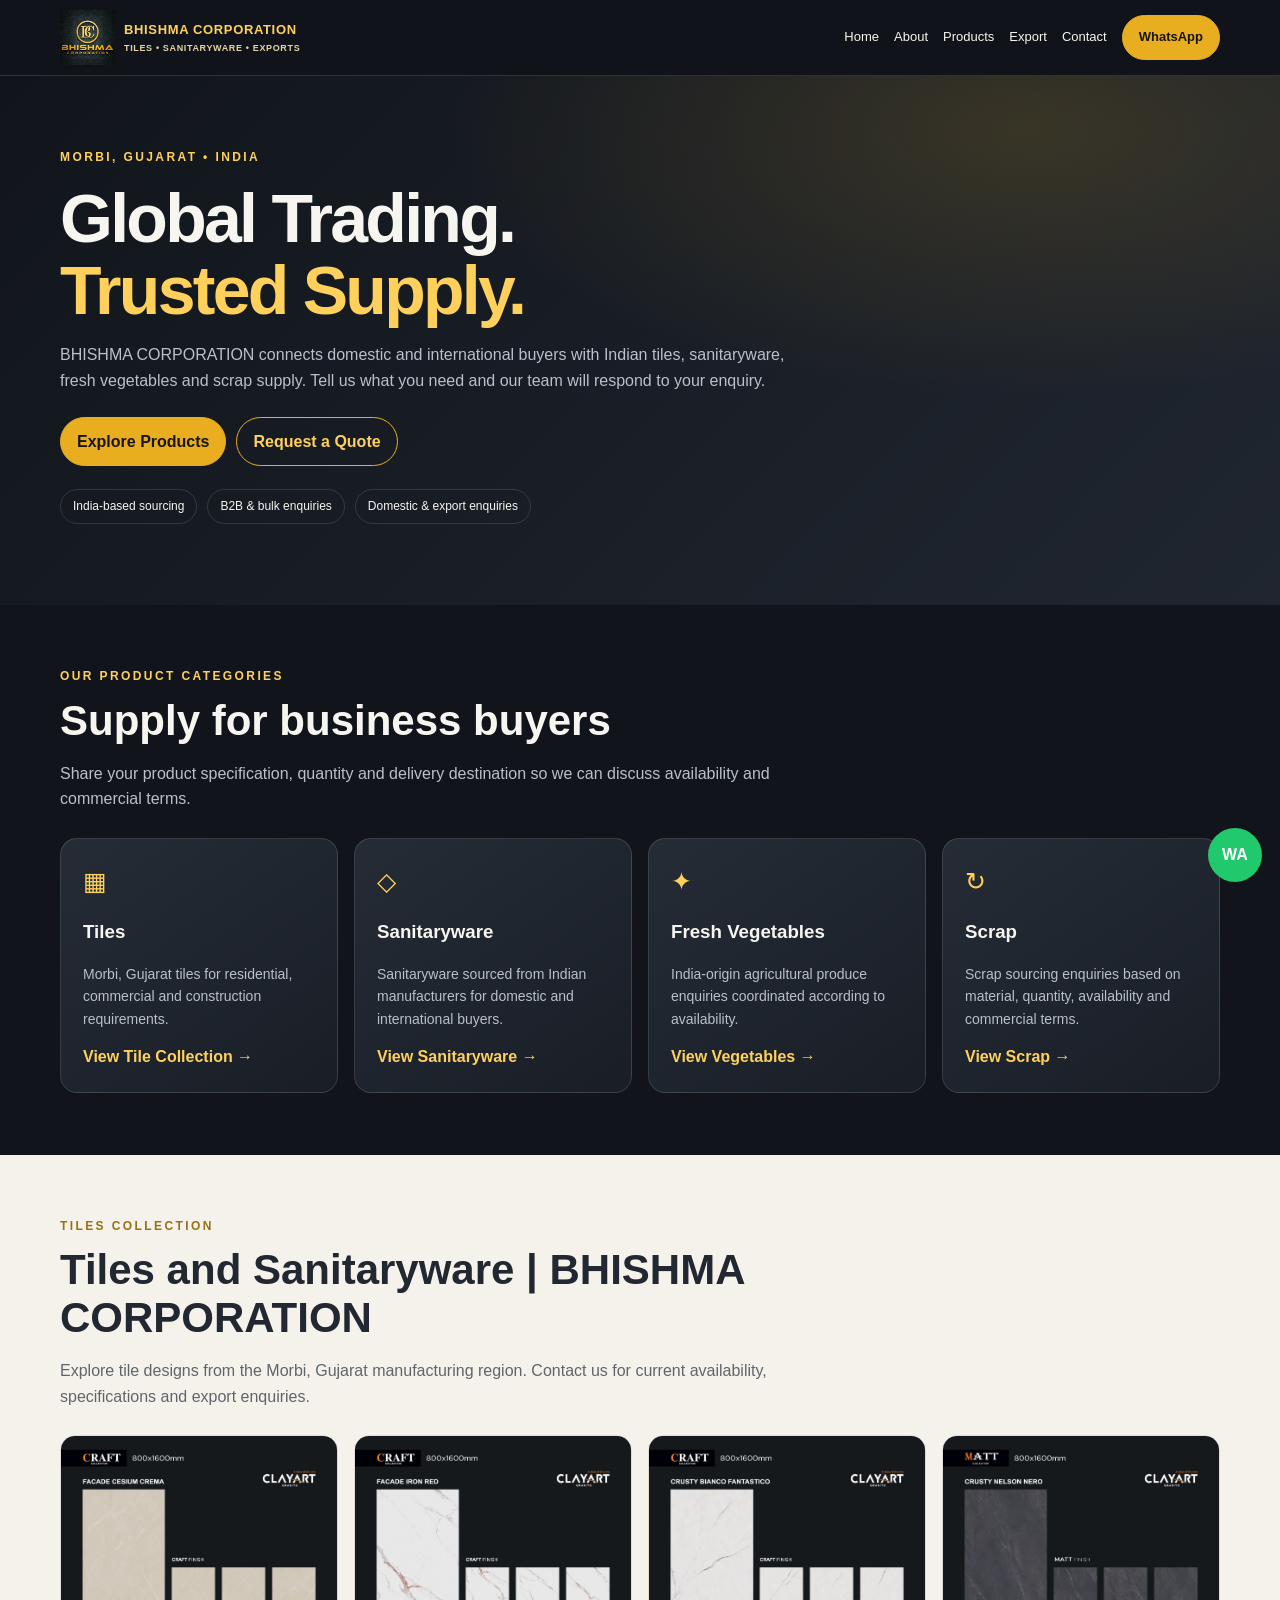
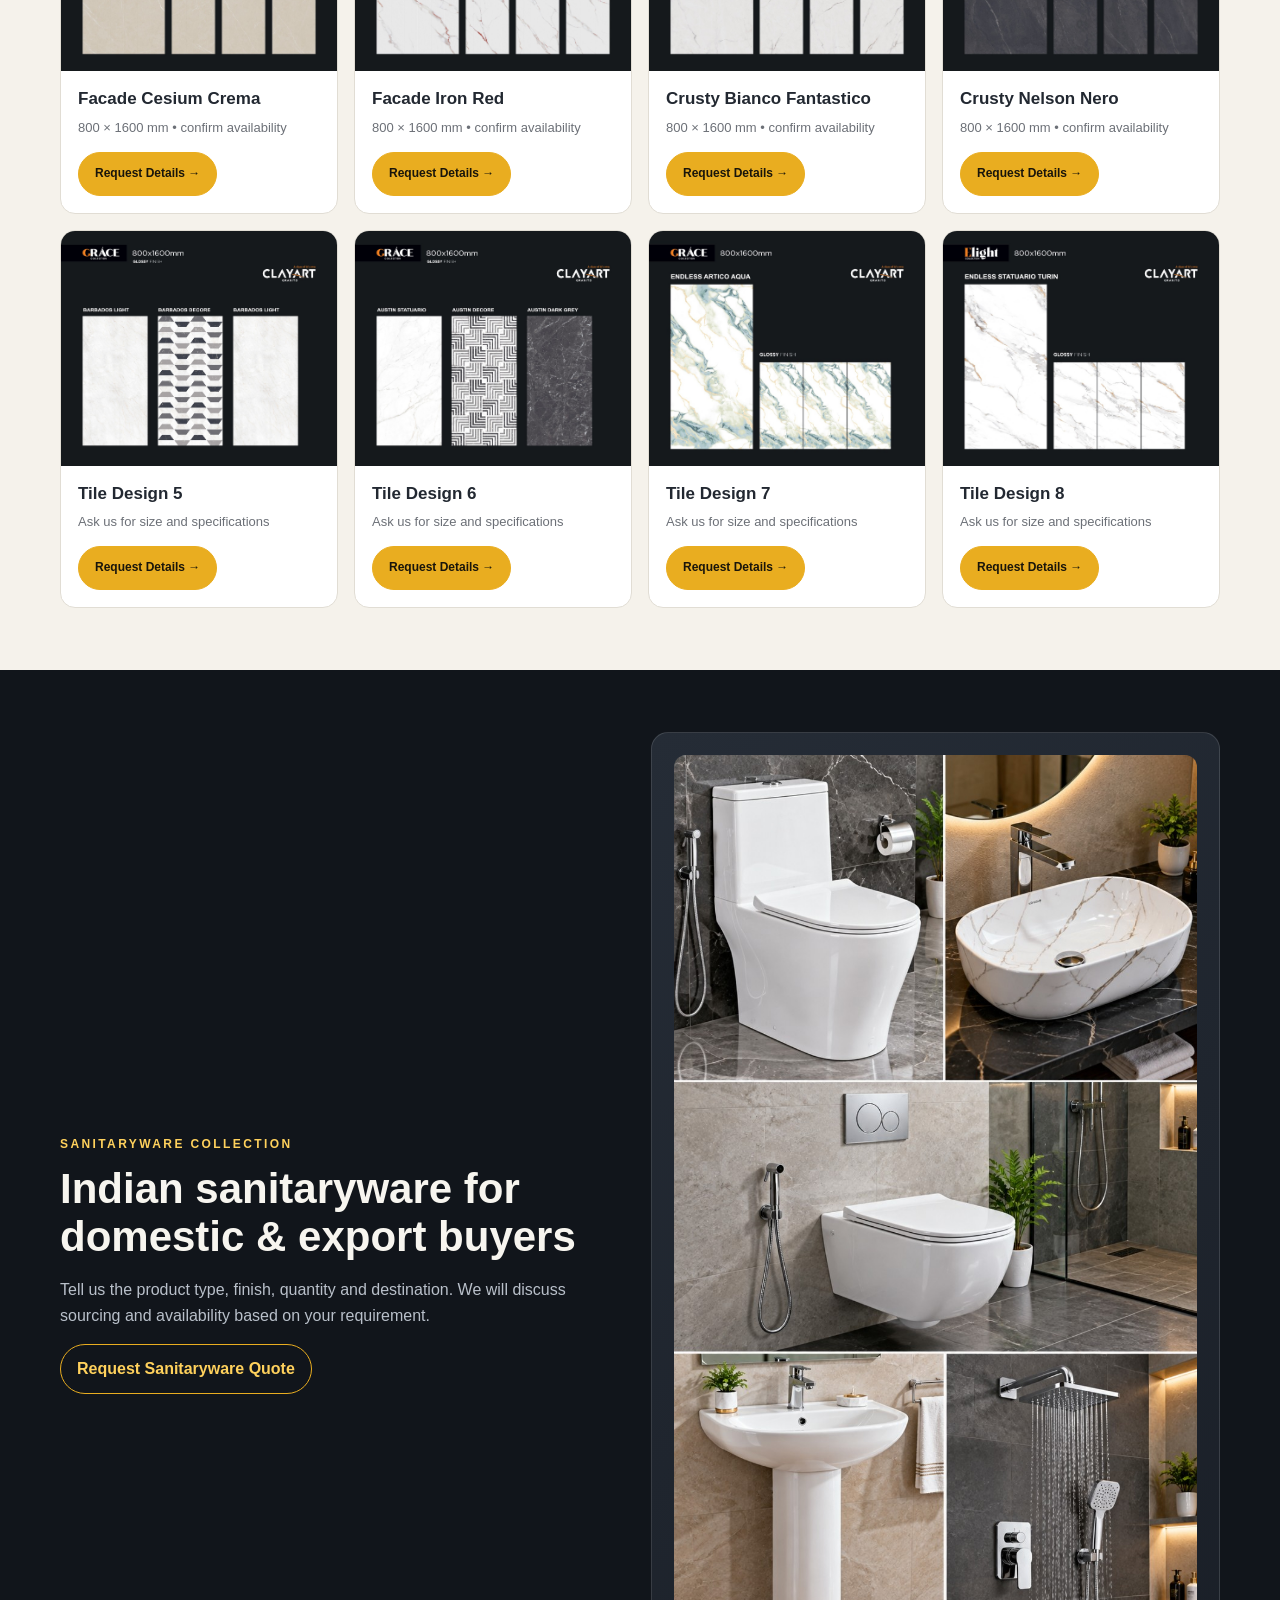
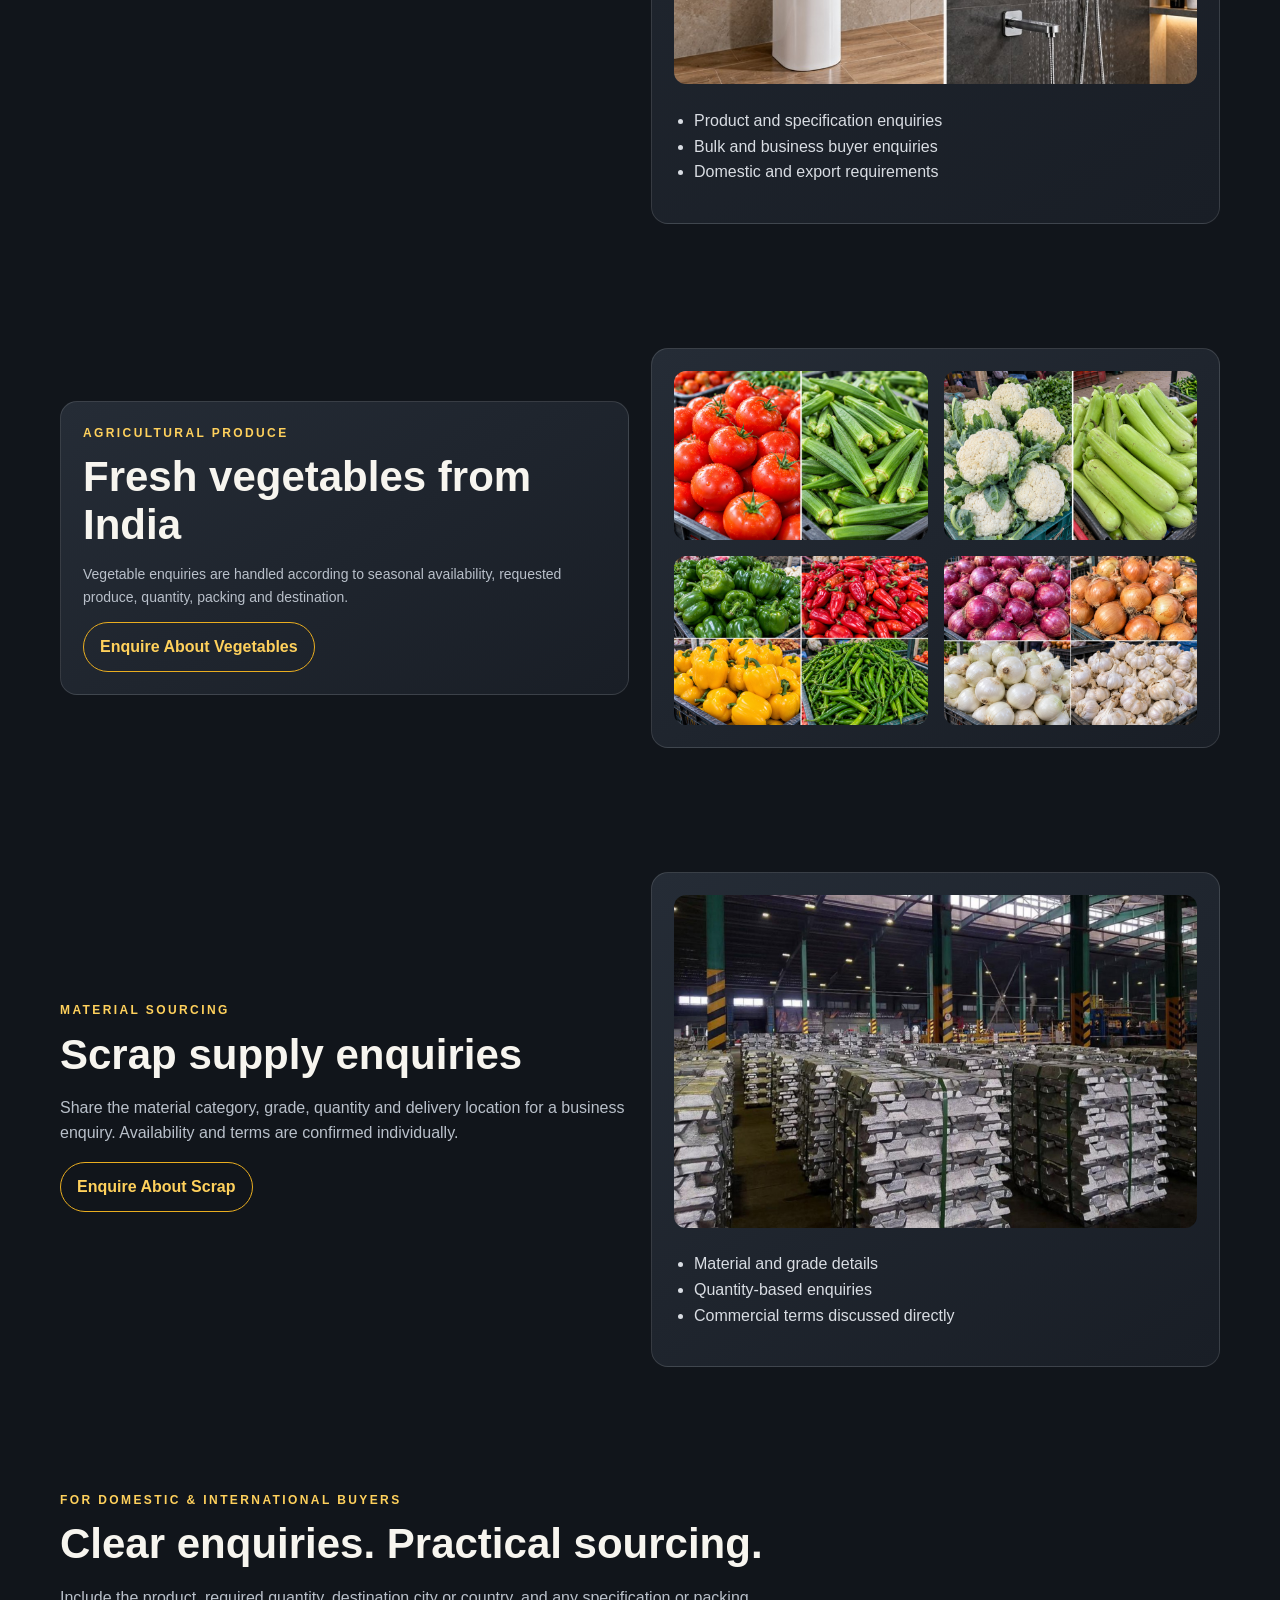
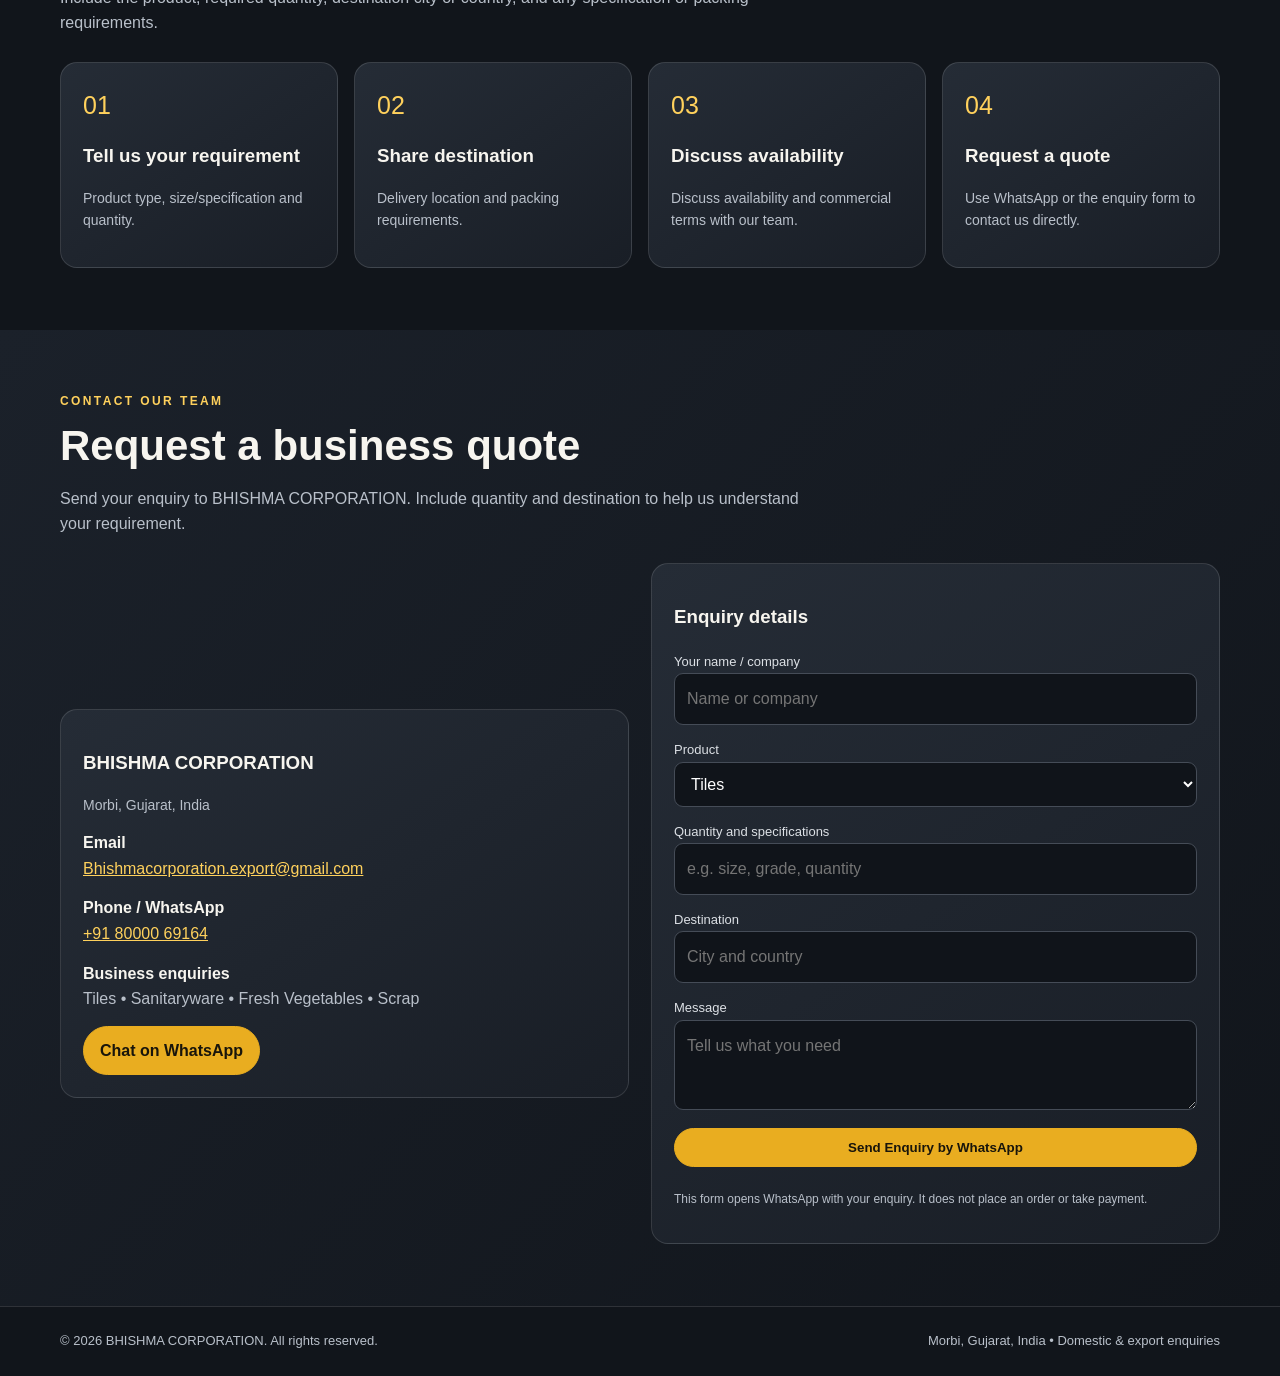
<file: index-new.html.html>
<!doctype html>
<html lang="en-IN"><head><meta charset="utf-8"><meta name="viewport" content="width=device-width,initial-scale=1">
<title>BHISHMA CORPORATION | Tiles, Sanitaryware & Export Supply</title>
<meta name="description" content="BHISHMA CORPORATION, Morbi, Gujarat, India, supplies tiles, sanitaryware, fresh vegetables and scrap to domestic and international buyers.">
<meta name="robots" content="index,follow"><link rel="canonical" href="https://bhishmacorporation.com/">
<meta property="og:title" content="BHISHMA CORPORATION | Indian Trading & Export Supply"><meta property="og:url" content="https://bhishmacorporation.com/">
<style>
:root{--bg:#11151b;--panel:#202630;--gold:#e9ad20;--gold2:#ffd15c;--txt:#f7f5ef;--muted:#b9c0ca;--line:#ffffff20}*{box-sizing:border-box}html{scroll-behavior:smooth;scroll-padding-top:85px}body{margin:0;background:var(--bg);color:var(--txt);font:16px/1.6 Arial,sans-serif}a{color:inherit}.wrap{width:min(1160px,calc(100% - 32px));margin:auto}.header{position:sticky;top:0;z-index:5;background:#11151bf2;border-bottom:1px solid var(--line)}.nav{min-height:75px;display:flex;align-items:center;justify-content:space-between;gap:15px}.brand{display:flex;align-items:center;gap:9px;text-decoration:none;color:var(--gold2);font-size:13px;font-weight:800;letter-spacing:.05em}.brand img{width:55px;height:55px;object-fit:contain}.brand small{display:block;color:#e5d4a5;font-size:9px}.links{display:flex;align-items:center;gap:15px;flex-wrap:wrap}.links a{text-decoration:none;font-size:13px}.btn{display:inline-block;border-radius:30px;padding:11px 16px;border:1px solid var(--gold);font-weight:700;text-decoration:none;cursor:pointer}.gold{background:var(--gold);color:#19150b}.outline{color:var(--gold2)}.hero{padding:72px 0 58px;background:radial-gradient(ellipse at 80% 10%,#e9ad2026,transparent 40%),linear-gradient(135deg,#11151b,#202630)}.eyebrow{color:var(--gold2);font-size:12px;font-weight:800;letter-spacing:.2em;text-transform:uppercase}h1{font-size:clamp(38px,6vw,68px);line-height:1.06;margin:15px 0;letter-spacing:-.04em}h2{font-size:clamp(28px,4vw,42px);line-height:1.15;margin:10px 0}h3{line-height:1.3}.hero p,.intro,.muted{color:var(--muted);max-width:760px}.actions,.pills{display:flex;gap:10px;flex-wrap:wrap;margin:23px 0}.pills span{border:1px solid var(--line);border-radius:25px;padding:7px 12px;font-size:12px}section{padding:62px 0}.head{max-width:760px;margin-bottom:26px}.grid{display:grid;grid-template-columns:repeat(4,minmax(0,1fr));gap:16px}.cat,.panel{background:linear-gradient(145deg,#252c36,#191e26);border:1px solid var(--line);border-radius:17px;padding:22px}.cat{min-height:205px}.symbol{font-size:25px;color:var(--gold2)}.cat p,.panel p{font-size:14px;color:var(--muted)}.cat a{color:var(--gold2);font-weight:700;text-decoration:none}.tiles{background:#f5f2eb;color:#222831}.tiles .eyebrow{color:#987016}.tiles .intro{color:#60656c}.tilegrid{display:grid;grid-template-columns:repeat(4,minmax(0,1fr));gap:16px}.tile{overflow:hidden;border:1px solid #e1ddd4;border-radius:15px;background:white;display:flex;flex-direction:column}.photo{height:235px;background:#e8e4dc;display:flex;align-items:center;justify-content:center;overflow:hidden}.photo img{width:100%;height:100%;object-fit:cover;transition:transform .4s}.tile:hover img{transform:scale(1.04)}.info{padding:17px;display:flex;flex-direction:column;flex:1}.info h3{font-size:17px;margin:0 0 7px}.info p{font-size:13px;color:#6c7077;margin:0 0 14px}.info .btn{align-self:flex-start;margin-top:auto;font-size:12px}.placeholder{padding:20px;text-align:center;color:#70757c;font-size:13px}.two,.contactgrid{display:grid;grid-template-columns:1fr 1fr;gap:22px;align-items:center}.panel img{max-width:100%;border-radius:12px}.list{padding-left:20px;color:#d9dde3}.contact{background:linear-gradient(130deg,#1b212a,#11151b)}.details a{color:var(--gold2);overflow-wrap:anywhere}.details div{margin:14px 0}form{display:grid;gap:11px}label{font-size:13px;color:#dce0e5}input,select,textarea{width:100%;padding:12px;background:#10141a;color:white;border:1px solid #454c57;border-radius:9px;font:inherit}textarea{min-height:90px}footer{padding:24px 0;border-top:1px solid var(--line);font-size:13px;color:var(--muted)}.foot{display:flex;justify-content:space-between;gap:12px;flex-wrap:wrap}.float{position:fixed;right:18px;bottom:18px;width:54px;height:54px;border-radius:50%;display:grid;place-items:center;background:#20c96b;color:white;text-decoration:none;font-weight:800;z-index:8}
@media(max-width:900px){.grid,.tilegrid{grid-template-columns:repeat(2,minmax(0,1fr))}.two,.contactgrid{grid-template-columns:1fr}}@media(max-width:620px){.nav{align-items:flex-start;padding:8px 0}.brand{font-size:11px}.brand img{width:42px;height:42px}.links{gap:8px}.links a{font-size:11px}.links .btn{padding:7px 9px}.hero{padding:48px 0}section{padding:46px 0}.grid,.tilegrid{grid-template-columns:1fr}.cat{min-height:0}.photo{height:280px}}
</style>
<script type="application/ld+json">{"@context":"https://schema.org","@type":"Organization","name":"BHISHMA CORPORATION","url":"https://bhishmacorporation.com/","logo":"https://bhishmacorporation.com/assets/logo.jpg","email":"Bhishmacorporation.export@gmail.com","telephone":"+91-80000-69164","address":{"@type":"PostalAddress","addressLocality":"Morbi","addressRegion":"Gujarat","addressCountry":"IN"}}</script></head><body>
<header class="header"><div class="wrap nav"><a class="brand" href="#home"><img src="assets/logo.jpg" alt="BHISHMA CORPORATION logo" onerror="this.style.display='none'"><span>BHISHMA CORPORATION<small>TILES • SANITARYWARE • EXPORTS</small></span></a><nav class="links"><a href="#home">Home</a><a href="#about">About</a><a href="#products">Products</a><a href="#export">Export</a><a href="#contact">Contact</a><a class="btn gold" href="https://wa.me/918000069164?text=Hello%20BHISHMA%20CORPORATION%2C%20I%20would%20like%20to%20enquire." target="_blank" rel="noopener">WhatsApp</a></nav></div></header>
<main><section class="hero" id="home"><div class="wrap"><div class="eyebrow">Morbi, Gujarat • India</div><h1>Global Trading.<br><span style="color:var(--gold2)">Trusted Supply.</span></h1><p>BHISHMA CORPORATION connects domestic and international buyers with Indian tiles, sanitaryware, fresh vegetables and scrap supply. Tell us what you need and our team will respond to your enquiry.</p><div class="actions"><a class="btn gold" href="#products">Explore Products</a><a class="btn outline" href="#contact">Request a Quote</a></div><div class="pills"><span>India-based sourcing</span><span>B2B & bulk enquiries</span><span>Domestic & export enquiries</span></div></div></section>
<section id="products"><div class="wrap"><div class="head"><div class="eyebrow">Our product categories</div><h2>Supply for business buyers</h2><p class="intro">Share your product specification, quantity and delivery destination so we can discuss availability and commercial terms.</p></div><div class="grid">
<article class="cat"><div class="symbol">▦</div><h3>Tiles</h3><p>Morbi, Gujarat tiles for residential, commercial and construction requirements.</p><a href="#tile-catalogue">View Tile Collection →</a></article>
<article class="cat"><div class="symbol">◇</div><h3>Sanitaryware</h3><p>Sanitaryware sourced from Indian manufacturers for domestic and international buyers.</p><a href="#sanitaryware">View Sanitaryware →</a></article>
<article class="cat"><div class="symbol">✦</div><h3>Fresh Vegetables</h3><p>India-origin agricultural produce enquiries coordinated according to availability.</p><a href="#vegetables">View Vegetables →</a></article>
<article class="cat"><div class="symbol">↻</div><h3>Scrap</h3><p>Scrap sourcing enquiries based on material, quantity, availability and commercial terms.</p><a href="#scrap">View Scrap →</a></article></div></div></section>
<section class="tiles" id="tile-catalogue"><div class="wrap"><div class="head"><div class="eyebrow">Tiles collection</div><h2>Tiles and Sanitaryware | BHISHMA CORPORATION</h2><p class="intro">Explore tile designs from the Morbi, Gujarat manufacturing region. Contact us for current availability, specifications and export enquiries.</p></div><div class="tilegrid">
<article class="tile"><div class="photo"><img src="assets/tile_1.jpg" alt="Facade Cesium Crema tile design" loading="lazy" onerror="this.style.display='none';this.parentElement.innerHTML='&lt;div class=&quot;placeholder&quot;&gt;Tile photo will be added soon&lt;/div&gt;'"></div><div class="info"><h3>Facade Cesium Crema</h3><p>800 × 1600 mm • confirm availability</p><a class="btn gold" href="#contact" data-product="Facade Cesium Crema">Request Details →</a></div></article><article class="tile"><div class="photo"><img src="assets/tile_2.jpg" alt="Facade Iron Red tile design" loading="lazy" onerror="this.style.display='none';this.parentElement.innerHTML='&lt;div class=&quot;placeholder&quot;&gt;Tile photo will be added soon&lt;/div&gt;'"></div><div class="info"><h3>Facade Iron Red</h3><p>800 × 1600 mm • confirm availability</p><a class="btn gold" href="#contact" data-product="Facade Iron Red">Request Details →</a></div></article><article class="tile"><div class="photo"><img src="assets/tile_3.jpg" alt="Crusty Bianco Fantastico tile design" loading="lazy" onerror="this.style.display='none';this.parentElement.innerHTML='&lt;div class=&quot;placeholder&quot;&gt;Tile photo will be added soon&lt;/div&gt;'"></div><div class="info"><h3>Crusty Bianco Fantastico</h3><p>800 × 1600 mm • confirm availability</p><a class="btn gold" href="#contact" data-product="Crusty Bianco Fantastico">Request Details →</a></div></article><article class="tile"><div class="photo"><img src="assets/tile_4.jpg" alt="Crusty Nelson Nero tile design" loading="lazy" onerror="this.style.display='none';this.parentElement.innerHTML='&lt;div class=&quot;placeholder&quot;&gt;Tile photo will be added soon&lt;/div&gt;'"></div><div class="info"><h3>Crusty Nelson Nero</h3><p>800 × 1600 mm • confirm availability</p><a class="btn gold" href="#contact" data-product="Crusty Nelson Nero">Request Details →</a></div></article><article class="tile"><div class="photo"><img src="assets/tile_5.jpg" alt="Tile Design 5 tile design" loading="lazy" onerror="this.style.display='none';this.parentElement.innerHTML='&lt;div class=&quot;placeholder&quot;&gt;Tile photo will be added soon&lt;/div&gt;'"></div><div class="info"><h3>Tile Design 5</h3><p>Ask us for size and specifications</p><a class="btn gold" href="#contact" data-product="Tile Design 5">Request Details →</a></div></article><article class="tile"><div class="photo"><img src="assets/tile_6.jpg" alt="Tile Design 6 tile design" loading="lazy" onerror="this.style.display='none';this.parentElement.innerHTML='&lt;div class=&quot;placeholder&quot;&gt;Tile photo will be added soon&lt;/div&gt;'"></div><div class="info"><h3>Tile Design 6</h3><p>Ask us for size and specifications</p><a class="btn gold" href="#contact" data-product="Tile Design 6">Request Details →</a></div></article><article class="tile"><div class="photo"><img src="assets/tile_7.jpg" alt="Tile Design 7 tile design" loading="lazy" onerror="this.style.display='none';this.parentElement.innerHTML='&lt;div class=&quot;placeholder&quot;&gt;Tile photo will be added soon&lt;/div&gt;'"></div><div class="info"><h3>Tile Design 7</h3><p>Ask us for size and specifications</p><a class="btn gold" href="#contact" data-product="Tile Design 7">Request Details →</a></div></article><article class="tile"><div class="photo"><img src="assets/tile_8.jpg" alt="Tile Design 8 tile design" loading="lazy" onerror="this.style.display='none';this.parentElement.innerHTML='&lt;div class=&quot;placeholder&quot;&gt;Tile photo will be added soon&lt;/div&gt;'"></div><div class="info"><h3>Tile Design 8</h3><p>Ask us for size and specifications</p><a class="btn gold" href="#contact" data-product="Tile Design 8">Request Details →</a></div></article></div></div></section>
<section id="sanitaryware"><div class="wrap two"><div class="head"><div class="eyebrow">Sanitaryware collection</div><h2>Indian sanitaryware for domestic & export buyers</h2><p class="intro">Tell us the product type, finish, quantity and destination. We will discuss sourcing and availability based on your requirement.</p><a class="btn outline" href="#contact" data-product="Sanitaryware">Request Sanitaryware Quote</a></div><div class="panel"><img src="assets/sanitaryware_1.png" alt="Sanitaryware collection" loading="lazy" onerror="this.style.display='none'"><ul class="list"><li>Product and specification enquiries</li><li>Bulk and business buyer enquiries</li><li>Domestic and export requirements</li></ul></div></div></section>
<section id="vegetables"><div class="wrap two"><div class="panel"><div class="eyebrow">Agricultural produce</div><h2>Fresh vegetables from India</h2><p>Vegetable enquiries are handled according to seasonal availability, requested produce, quantity, packing and destination.</p><a class="btn outline" href="#contact" data-product="Fresh Vegetables">Enquire About Vegetables</a></div><div class="panel"><div class="grid" style="grid-template-columns:repeat(2,minmax(0,1fr))"><img src="assets/vegetable_1.png" alt="Fresh vegetables" loading="lazy" onerror="this.style.display='none'"><img src="assets/vegetable_2.png" alt="Fresh produce" loading="lazy" onerror="this.style.display='none'"><img src="assets/vegetable_3.png" alt="Indian produce" loading="lazy" onerror="this.style.display='none'"><img src="assets/vegetable_4.png" alt="Vegetable supply" loading="lazy" onerror="this.style.display='none'"></div></div></div></section>
<section id="scrap"><div class="wrap two"><div class="head"><div class="eyebrow">Material sourcing</div><h2>Scrap supply enquiries</h2><p class="intro">Share the material category, grade, quantity and delivery location for a business enquiry. Availability and terms are confirmed individually.</p><a class="btn outline" href="#contact" data-product="Scrap">Enquire About Scrap</a></div><div class="panel"><img src="assets/scrap_1.jpg" alt="Scrap material sourcing" loading="lazy" onerror="this.style.display='none'"><ul class="list"><li>Material and grade details</li><li>Quantity-based enquiries</li><li>Commercial terms discussed directly</li></ul></div></div></section>
<section id="export"><div class="wrap"><div class="head"><div class="eyebrow">For domestic & international buyers</div><h2>Clear enquiries. Practical sourcing.</h2><p class="intro">Include the product, required quantity, destination city or country, and any specification or packing requirements.</p></div><div class="grid"><article class="cat"><div class="symbol">01</div><h3>Tell us your requirement</h3><p>Product type, size/specification and quantity.</p></article><article class="cat"><div class="symbol">02</div><h3>Share destination</h3><p>Delivery location and packing requirements.</p></article><article class="cat"><div class="symbol">03</div><h3>Discuss availability</h3><p>Discuss availability and commercial terms with our team.</p></article><article class="cat"><div class="symbol">04</div><h3>Request a quote</h3><p>Use WhatsApp or the enquiry form to contact us directly.</p></article></div></div></section>
<section class="contact" id="contact"><div class="wrap"><div class="head"><div class="eyebrow">Contact our team</div><h2>Request a business quote</h2><p class="intro">Send your enquiry to BHISHMA CORPORATION. Include quantity and destination to help us understand your requirement.</p></div><div class="contactgrid"><div class="panel"><h3>BHISHMA CORPORATION</h3><p>Morbi, Gujarat, India</p><div class="details"><div><strong>Email</strong><br><a href="mailto:Bhishmacorporation.export@gmail.com">Bhishmacorporation.export@gmail.com</a></div><div><strong>Phone / WhatsApp</strong><br><a href="https://wa.me/918000069164" target="_blank" rel="noopener">+91 80000 69164</a></div><div><strong>Business enquiries</strong><br><span class="muted">Tiles • Sanitaryware • Fresh Vegetables • Scrap</span></div></div><a class="btn gold" href="https://wa.me/918000069164?text=Hello%20BHISHMA%20CORPORATION%2C%20I%20would%20like%20to%20request%20a%20business%20quote." target="_blank" rel="noopener">Chat on WhatsApp</a></div>
<div class="panel"><h3>Enquiry details</h3><form id="quote-form"><div><label for="buyer">Your name / company</label><input id="buyer" required placeholder="Name or company"></div><div><label for="product">Product</label><select id="product"><option>Tiles</option><option>Sanitaryware</option><option>Fresh Vegetables</option><option>Scrap</option><option>Other / multiple products</option></select></div><div><label for="quantity">Quantity and specifications</label><input id="quantity" placeholder="e.g. size, grade, quantity"></div><div><label for="destination">Destination</label><input id="destination" placeholder="City and country"></div><div><label for="message">Message</label><textarea id="message" placeholder="Tell us what you need"></textarea></div><button class="btn gold" type="submit">Send Enquiry by WhatsApp</button><p class="muted" style="font-size:12px">This form opens WhatsApp with your enquiry. It does not place an order or take payment.</p></form></div></div></div></section>
</main><footer><div class="wrap foot"><span>© <span id="year">2026</span> BHISHMA CORPORATION. All rights reserved.</span><span>Morbi, Gujarat, India • Domestic & export enquiries</span></div></footer>
<a class="float" href="https://wa.me/918000069164?text=Hello%20BHISHMA%20CORPORATION" aria-label="WhatsApp BHISHMA CORPORATION" target="_blank" rel="noopener">WA</a>
<script>
document.getElementById('year').textContent=new Date().getFullYear();
document.querySelectorAll('[data-product]').forEach(function(a){a.addEventListener('click',function(){var s=document.getElementById('product'),v=a.getAttribute('data-product');if(s){var o=Array.from(s.options).find(function(x){return x.text.toLowerCase()===v.toLowerCase()});if(o)s.value=o.value;}})});
document.getElementById('quote-form').addEventListener('submit',function(e){e.preventDefault();var t='Hello BHISHMA CORPORATION, I would like to make a business enquiry.\nName/Company: '+document.getElementById('buyer').value+'\nProduct: '+document.getElementById('product').value+'\nQuantity/specifications: '+(document.getElementById('quantity').value||'Not specified')+'\nDestination: '+(document.getElementById('destination').value||'Not specified')+'\nMessage: '+(document.getElementById('message').value||'Please contact me with details.');window.open('https://wa.me/918000069164?text='+encodeURIComponent(t),'_blank','noopener')});
</script></body></html>
</file>
